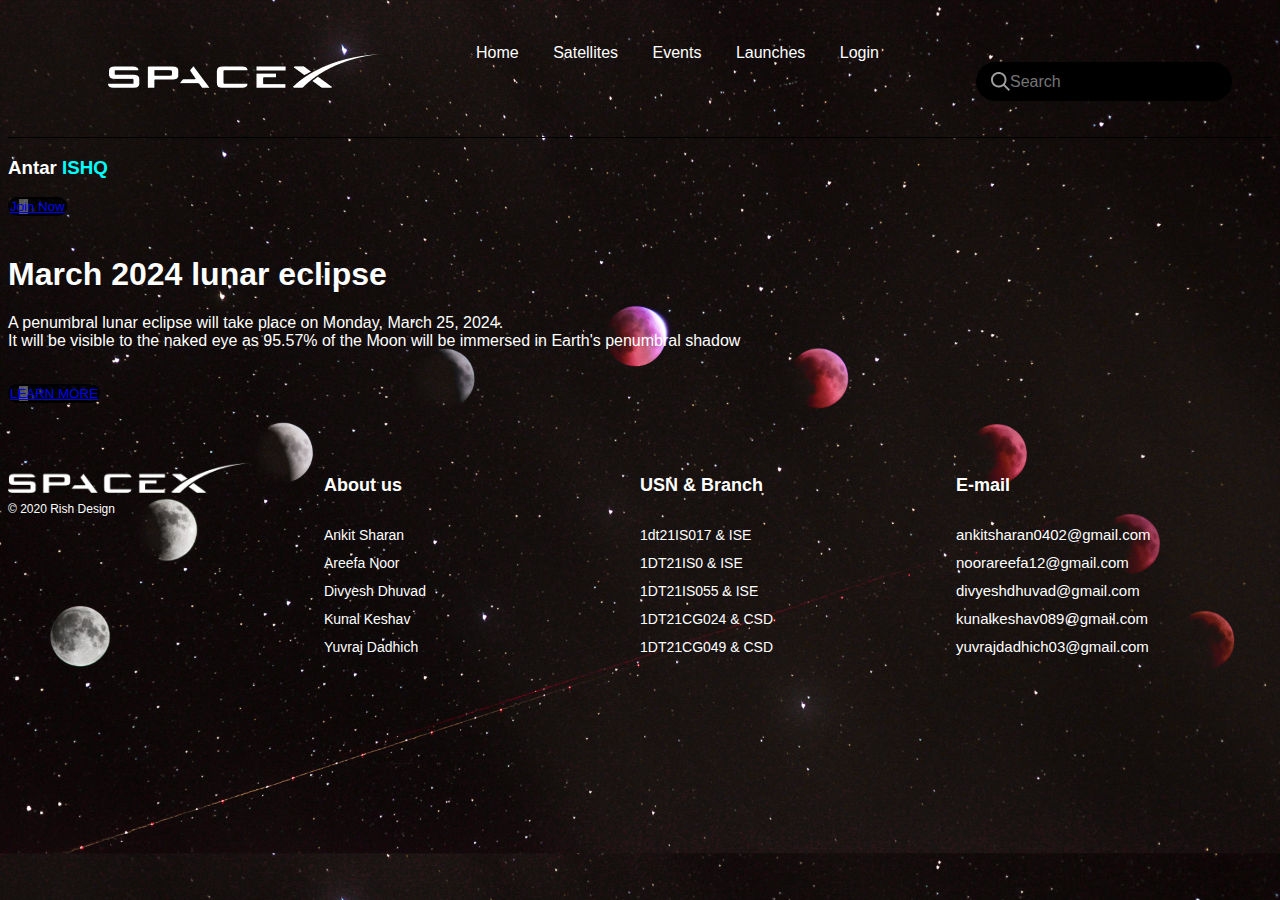
<file: event.html>
<!DOCTYPE html>
<html lang="en">

<head>
    <meta charset="UTF-8">
    <meta name="viewport" content="width=device-width, initial-scale=1.0">
    <title>Events.space vortex</title>
    <link rel="stylesheet" href="estyle.css">
</head>

<body>
    <header>
        <nav>
            <div class="brand">
                <a href="#">
                    <img src="logo.png" alt="">
                </a>
            </div>
            <div class="nav-right">
                <ul>
                    <div class="nav-links">
                        <a href="index.html" class="active">Home</a>
                        <a href="satellite.html">Satellites</a>
                        <a href="#">Events</a>
                        <a href="launches.html">Launches</a>
                        <a href="login.html">Login</a>
                    </div>
                    <div class="search">
                        <div>
                            <img src="search.png" alt="">
                            <input type="text" placeholder="Search">
                        </div>
                    </div>
                </ul>
            </div>
        </nav>
    </header>
    <section class="strip">
        <h3>Antar <span id="grey"> ISHQ</span></h3>
        <button class="button"><a href="login.html">Join Now</button></a>
        <br>
        <br>

    </section>

    <section class="rocket container">
        <div class="left-block">
            <div class="block">
                <h1 class="with-underline">March 2024 lunar eclipse</h1>
                <p>A penumbral lunar eclipse will take place on Monday, March 25, 2024. <br> It will be visible to the
                    naked eye as 95.57% of the Moon will be immersed in Earth's penumbral shadow</p> <br>
                <button class="button"><a href="https://en.wikipedia.org/wiki/March_2024_lunar_eclipse"> LEARN
                        MORE</button></a>
            </div>
        </div>
    </section>
    <footer>
        <div class="container">
            <div class="copyright">
                <div>
                    <a href="#"><img class="footer-logo" src="logo.png" alt=""></a>
                </div>
                <span>&copy; 2020 Rish Design</span>
            </div>
            <div>
                <h1>About us</h1>
                <ul>

                    <li><a href="#">Ankit Sharan</a></li>
                    <li><a href="#">Areefa Noor</a></li>
                    <li><a href="#">Divyesh Dhuvad</a></li>
                    <li><a href="#">Kunal Keshav</a></li>
                    <li><a href="#">Yuvraj Dadhich</a></li>

                </ul>
            </div>
            <div>
                <h1>USN & Branch</h1>
                <ul>
                    <li><a href="#">1dt21IS017 & ISE </a></li>
                    <li><a href="#">1DT21IS0 & ISE</a></li>
                    <li><a href="#">1DT21IS055 & ISE</a></li>
                    <li><a href="#">1DT21CG024 & CSD</a></li>
                    <li><a href="#">1DT21CG049 & CSD</a></li>
                </ul>
            </div>
            <div class="socials">
                <div class="footer-socials">
                    <h1>E-mail </h1>
                    <ul>

                        <li><a href="#">ankitsharan0402@gmail.com</a></li>
                        <li><a href="#">noorareefa12@gmail.com</a></li>
                        <li><a href="#">divyeshdhuvad@gmail.com</a></li>
                        <li><a href="#">kunalkeshav089@gmail.com</a></li>
                        <li><a href="#">yuvrajdadhich03@gmail.com</a></li>
    
                    </ul>
                </div>
            </div>
        </div>
    </footer>


</body>

</html>
</file>
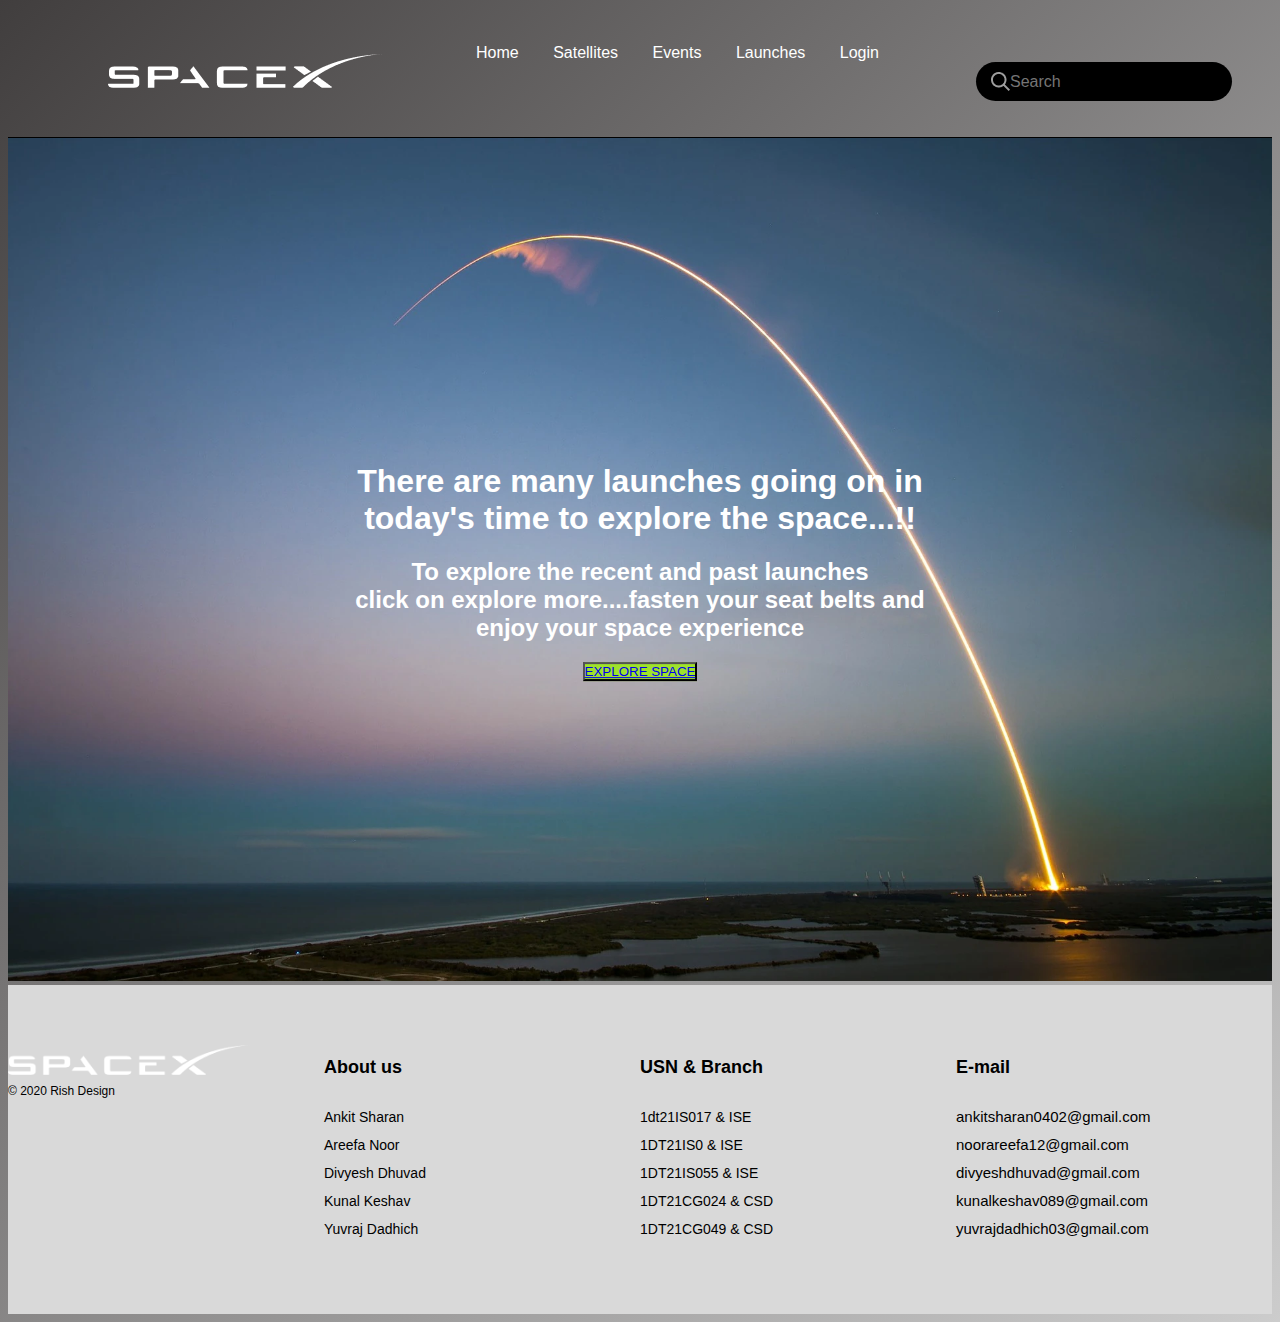
<file: launches.html>
<!DOCTYPE html>
<html lang="en">

<head>
    <meta charset="UTF-8">
    <meta name="viewport" content="width=device-width, initial-scale=1.0">
    <title>Launches.spacevortex</title>
    <link rel="stylesheet" href="lastyle.css">
</head>

<body>
    <header>
        <nav>
            <div class="brand">
                <a href=".//index.html">
                    <img src="logo.png" alt="">
                </a>
            </div>
            <div class="nav-right">
                <ul>
                    <div class="nav-links">
                        <a href="index.html" class="active">Home</a>
                        <a href="satellite.html">Satellites</a>
                        <a href="event.html">Events</a>
                        <a href="launches.html">Launches</a>
                        <a href="login.html">Login</a>
                    </div>
                    <div class="search">
                        <div>
                            <img src="search.png" alt="">
                            <input type="text" placeholder="Search">
                        </div>
                    </div>
                </ul>
            </div>
        </nav>
    </header>
    <div class="launches">
        <img src="rocket-launch.png" alt="launches" class="launches" width="100%">
        <div class="center">
            <h1>There are many launches going on in today's time to explore the space...!!</h1>
            <h2>To explore the recent and past launches <br>
                click on explore more....fasten your seat belts and<br>enjoy your space experience</h2>
                <button class="btn"><a href="https://nextspaceflight.com/launches/">EXPLORE SPACE</button></a>
        </div>
    </div>
    <footer>
        <div class="container">
            <div class="copyright">
                <div>
                    <a href="#"><img class="footer-logo" src="logo.png" alt=""></a>
                </div>
                <span>&copy; 2020 Rish Design</span>
            </div>
            <div>
                <h1>About us</h1>
                <ul>

                    <li><a href="#">Ankit Sharan</a></li>
                    <li><a href="#">Areefa Noor</a></li>
                    <li><a href="#">Divyesh Dhuvad</a></li>
                    <li><a href="#">Kunal Keshav</a></li>
                    <li><a href="#">Yuvraj Dadhich</a></li>

                </ul>
            </div>
            <div>
                <h1>USN & Branch</h1>
                <ul>
                    <li><a href="#">1dt21IS017 & ISE </a></li>
                    <li><a href="#">1DT21IS0 & ISE</a></li>
                    <li><a href="#">1DT21IS055 & ISE</a></li>
                    <li><a href="#">1DT21CG024 & CSD</a></li>
                    <li><a href="#">1DT21CG049 & CSD</a></li>
                </ul>
            </div>
            <div class="socials">
                <div class="footer-socials">
                    <h1>E-mail </h1>
                    <ul>

                        <li><a href="#">ankitsharan0402@gmail.com</a></li>
                        <li><a href="#">noorareefa12@gmail.com</a></li>
                        <li><a href="#">divyeshdhuvad@gmail.com</a></li>
                        <li><a href="#">kunalkeshav089@gmail.com</a></li>
                        <li><a href="#">yuvrajdadhich03@gmail.com</a></li>
    
                    </ul>
                </div>
            </div>
            </div>
        </div>
    </footer>
</body>

</html>
</file>
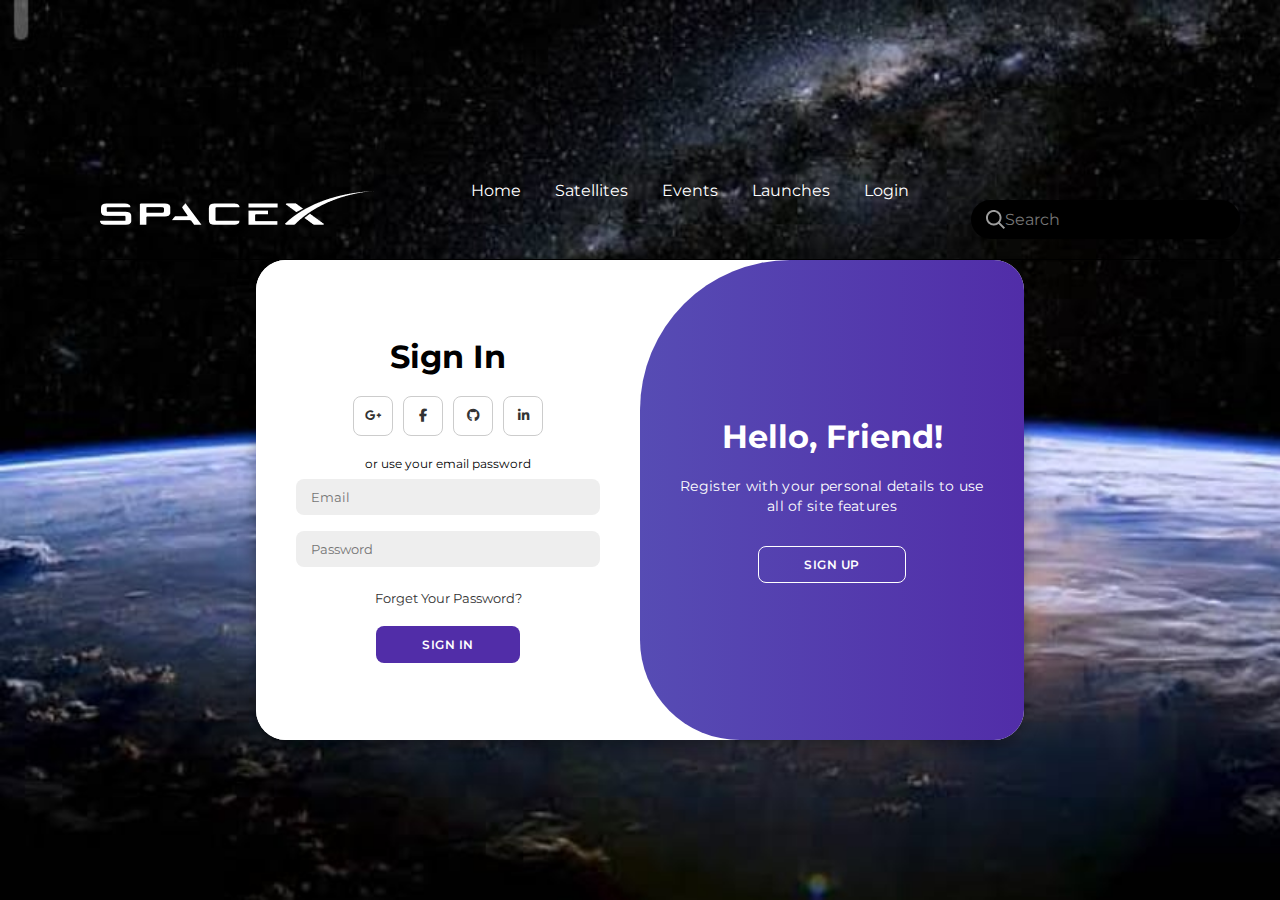
<file: login.html>
<!DOCTYPE html>
<html lang="en">

<head>
    <meta charset="UTF-8">
    <meta name="viewport" content="width=device-width, initial-scale=1.0">
    <link rel="stylesheet" href="https://cdnjs.cloudflare.com/ajax/libs/font-awesome/6.4.2/css/all.min.css">
    <link rel="stylesheet" href="lstyle.css">
    <title>Modern Login Page | AsmrProg</title>
</head>

<body>
    <header>
        <nav>
            <div class="brand">
                <a href=".//index.html">
                    <img src="logo.png" alt="">
                </a>
            </div>
            <div class="nav-right">
                <ul>
                    <div class="nav-links">
                        <a href="index.html" class="active">Home</a>
                        <a href="satellite.html">Satellites</a>
                        <a href="event.html">Events</a>
                        <a href="launches.html">Launches</a>
                        <a href="#">Login</a>
                    </div>
                    <div class="search">
                        <div>
                            <img src="search.png" alt="">
                            <input type="text" placeholder="Search">
                        </div>
                    </div>
                </ul>
            </div>
        </nav>
    </header>
    <div class="container" id="container">
        <div class="form-container sign-up">
            <form>
                <h1>Create Account</h1>
                <div class="social-icons">
                    <a href="#" class="icon"><i class="fa-brands fa-google-plus-g"></i></a>
                    <a href="#" class="icon"><i class="fa-brands fa-facebook-f"></i></a>
                    <a href="#" class="icon"><i class="fa-brands fa-github"></i></a>
                    <a href="#" class="icon"><i class="fa-brands fa-linkedin-in"></i></a>
                </div>
                <span>or use your email for registeration</span>
                <input type="text" placeholder="Name">
                <input type="email" placeholder="Email">
                <input type="password" placeholder="Password">
                <button>Sign Up</button>
            </form>
        </div>
        <div class="form-container sign-in">
            <form>
                <h1>Sign In</h1>
                <div class="social-icons">
                    <a href="#" class="icon"><i class="fa-brands fa-google-plus-g"></i></a>
                    <a href="#" class="icon"><i class="fa-brands fa-facebook-f"></i></a>
                    <a href="#" class="icon"><i class="fa-brands fa-github"></i></a>
                    <a href="#" class="icon"><i class="fa-brands fa-linkedin-in"></i></a>
                </div>
                <span>or use your email password</span>
                <input type="email" placeholder="Email">
                <input type="password" placeholder="Password">
                <a href="#">Forget Your Password?</a>
                <button>Sign In</button>
            </form>
        </div>
        <div class="toggle-container">
            <div class="toggle">
                <div class="toggle-panel toggle-left">
                    <h1>Welcome Back!</h1>
                    <p>Enter your personal details to use all of site features</p>
                    <button class="hidden" id="login">Sign In</button>
                </div>
                <div class="toggle-panel toggle-right">
                    <h1>Hello, Friend!</h1>
                    <p>Register with your personal details to use all of site features</p>
                    <button class="hidden" id="register">Sign Up</button>
                </div>
            </div>
        </div>
    </div>

    <script src="script.js"></script>
</body>

</html>
</file>
<file: estyle.css>
* {
    padding: 0;
    margin: 10;
    box-sizing: border-box;
    -webkit-font-smoothing: antialiased;
}

body {
    font-family: 'Montserrat', sans-serif;
    /* background: linear-gradient(135deg, rgb(65, 62, 62),rgba(0,0,0,0.2));
    color: black;
 */
    background-image: url('event.jpg');
    background-size: cover;
    color: white;
}

#grey {
    color: aqua;
}

.button {
    margin: auto;
    padding: 5x;
    border-radius: 50px;
    border: 2px solid black;
    background-image: url(sunrise2.jpg);
    color: white;
}

.button:hover {
    transition: all .45s ease-in;
    color: aqua;
    cursor: pointer;
}

header {
    min-height: 10vh;
    background-size: cover;
}

header nav {
    padding: 20px 40px 20px 100px;
    display: grid;
    grid-template-columns: 1fr 2fr;
    align-items: center;
    border-bottom: 1px solid black;
}

header nav .nav-right {
    display: flex;
    align-items: center;
    justify-content: space-between;
}

header nav .nav-right a {
    text-decoration: none;
    color: white;
    margin-right: 30px;
}

header nav .nav-right a:hover {
    transition: all .45s ease-in;
    color: turquoise;
    cursor: pointer;
}

header nav .nav-right .search>div {
    background: black;
    display: flex;
    align-items: center;
    padding: 10px 15px;
    border-radius: 50px;
    margin-left: 500px;
}

header nav .nav-right .search>div input {
    background: transparent;
    border: none;
    outline: none;
    font-size: 16px;
    color: white;
}

footer {
    background: var(--dark);
    padding: 60px 0;
    
}

footer>div {
    display: grid;
    grid-template-columns: repeat(4, 1fr);
}

footer .copyright span {
    font-size: 12px;
    display: inline-block;
    margin-top: 5px;
}

footer .copyright img {
    height: 30px;
}

footer h1 {
    font-size: 18px;
    position: relative;
    margin-bottom: 30px;
}

footer h1:after {
    content: '';
    position: absolute;
    left: 0;
    bottom: -8px;
    display: block;
    width: 60px;
    height: 2px;
    background: var(--pure);
}

footer ul {
    list-style-type: none;
}

footer ul li:nth-child(even) {
    margin: 10px 0;
}

footer ul li a {
    color: var(--mild);
    text-decoration: none;
    font-size: 14px;
    transition: all .3s ease-in-out;
}

footer ul li a:hover {
    color: var(--pure);
}

footer .footer-socials a {
    margin-right: 20px;
    font-size: 15px;
    color: var(--mild);
}

footer .footer-socials a:hover {
    color: var(--pure);
}
</file>
<file: lastyle.css>
* {
    padding: 0;
    margin: 10;
    box-sizing: border-box;
    -webkit-font-smoothing: antialiased;
}

body {
    font-family: 'Montserrat', sans-serif;
    background: linear-gradient(135deg, rgb(65, 62, 62), rgba(0, 0, 0, 0.2));
    color: black;
}

header {
    min-height: 10vh;
    background-size: cover;
}

header nav {
    padding: 20px 40px 20px 100px;
    display: grid;
    grid-template-columns: 1fr 2fr;
    align-items: center;
    border-bottom: 1px solid black;
}

header nav .nav-right {
    display: flex;
    align-items: center;
    justify-content: space-between;
}

header nav .nav-right a {
    text-decoration: none;
    color: white;
    margin-right: 30px;
}

header nav .nav-right a:hover {
    transition: all .45s ease-in;
    color: turquoise;
    cursor: pointer;
}

header nav .nav-right .search>div {
    background: black;
    display: flex;
    align-items: center;
    padding: 10px 15px;
    border-radius: 50px;
    margin-left: 500px;
}

header nav .nav-right .search>div input {
    background: transparent;
    border: none;
    outline: none;
    font-size: 16px;
    color: white;
}

#rocket{
    width: 100%;
}

.center {
        position: absolute;
        top: 50%;
        left: 50%;
        transform: translate(-50%, -50%);
}
.launches {
    position: relative;
    text-align: center;
    color: white;
}

.btn{
    background-color: rgb(159, 226, 43);
}

footer {
    background: var(--dark);
    padding: 60px 0;
    background-color: #d9d9d9;
}

footer>div {
    display: grid;
    grid-template-columns: repeat(4, 1fr);
}

footer .copyright span {
    font-size: 12px;
    display: inline-block;
    margin-top: 5px;
}

footer .copyright img {
    height: 30px;
}

footer h1 {
    font-size: 18px;
    position: relative;
    margin-bottom: 30px;
}

footer h1:after {
    content: '';
    position: absolute;
    left: 0;
    bottom: -8px;
    display: block;
    width: 60px;
    height: 2px;
    background: var(--pure);
}

footer ul {
    list-style-type: none;
}

footer ul li:nth-child(even) {
    margin: 10px 0;
}

footer ul li a {
    color: var(--mild);
    text-decoration: none;
    font-size: 14px;
    transition: all .3s ease-in-out;
}

footer ul li a:hover {
    color: var(--pure);
}

footer .footer-socials a {
    margin-right: 20px;
    font-size: 15px;
    color: var(--mild);
}

footer .footer-socials a:hover {
    color: var(--pure);
}
</file>
<file: lstyle.css>
@import url('https://fonts.googleapis.com/css2?family=Montserrat:wght@300;400;500;600;700&display=swap');

header {
    min-height: 10vh;
    background-size: cover;
}

header nav {
    padding: 20px 40px 20px 100px;
    display: grid;
    grid-template-columns: 1fr 2fr;
    align-items: center;
    border-bottom: 1px solid black;
}

header nav .nav-right {
    display: flex;
    align-items: center;
    justify-content: space-between;
}

header nav .nav-right a {
    text-decoration: none;
    color: white;
    margin-right: 30px;
}

header nav .nav-right a:hover {
    transition: all .45s ease-in;
    color: turquoise;
    cursor: pointer;
}

header nav .nav-right .search>div {
    background: black;
    display: flex;
    align-items: center;
    padding: 10px 15px;
    border-radius: 50px;
    margin-left: 500px;
}

header nav .nav-right .search>div input {
    background: transparent;
    border: none;
    outline: none;
    font-size: 16px;
    color: white;
}

* {
    margin: 0;
    padding: 0;
    box-sizing: border-box;
    font-family: 'Montserrat', sans-serif;
}

body {
    background-color: #c9d6ff;
    background: linear-gradient(to right, #e2e2e2, #c9d6ff);
    background-image: url('sunrise2.jpg');
    display: flex;
    align-items: center;
    justify-content: center;
    flex-direction: column;
    height: 100vh;
    background-size: cover;
}

.container {
    background-color: #fff;
    border-radius: 30px;
    box-shadow: 0 5px 15px rgba(0, 0, 0, 0.35);
    position: relative;
    overflow: hidden;
    width: 768px;
    max-width: 100%;
    min-height: 480px;
}

.container p {
    font-size: 14px;
    line-height: 20px;
    letter-spacing: 0.3px;
    margin: 20px 0;
}

.container span {
    font-size: 12px;
}

.container a {
    color: #333;
    font-size: 13px;
    text-decoration: none;
    margin: 15px 0 10px;
}

.container button {
    background-color: #512da8;
    color: #fff;
    font-size: 12px;
    padding: 10px 45px;
    border: 1px solid transparent;
    border-radius: 8px;
    font-weight: 600;
    letter-spacing: 0.5px;
    text-transform: uppercase;
    margin-top: 10px;
    cursor: pointer;
}

.container button.hidden {
    background-color: transparent;
    border-color: #fff;
}

.container form {
    background-color: #fff;
    display: flex;
    align-items: center;
    justify-content: center;
    flex-direction: column;
    padding: 0 40px;
    height: 100%;
}

.container input {
    background-color: #eee;
    border: none;
    margin: 8px 0;
    padding: 10px 15px;
    font-size: 13px;
    border-radius: 8px;
    width: 100%;
    outline: none;
}

.form-container {
    position: absolute;
    top: 0;
    height: 100%;
    transition: all 0.6s ease-in-out;
}

.sign-in {
    left: 0;
    width: 50%;
    z-index: 2;
}

.container.active .sign-in {
    transform: translateX(100%);
}

.sign-up {
    left: 0;
    width: 50%;
    opacity: 0;
    z-index: 1;
}

.container.active .sign-up {
    transform: translateX(100%);
    opacity: 1;
    z-index: 5;
    animation: move 0.6s;
}

@keyframes move {

    0%,
    49.99% {
        opacity: 0;
        z-index: 1;
    }

    50%,
    100% {
        opacity: 1;
        z-index: 5;
    }
}

.social-icons {
    margin: 20px 0;
}

.social-icons a {
    border: 1px solid #ccc;
    border-radius: 20%;
    display: inline-flex;
    justify-content: center;
    align-items: center;
    margin: 0 3px;
    width: 40px;
    height: 40px;
}

.toggle-container {
    position: absolute;
    top: 0;
    left: 50%;
    width: 50%;
    height: 100%;
    overflow: hidden;
    transition: all 0.6s ease-in-out;
    border-radius: 150px 0 0 100px;
    z-index: 1000;
}

.container.active .toggle-container {
    transform: translateX(-100%);
    border-radius: 0 150px 100px 0;
}

.toggle {
    background-color: #512da8;
    height: 100%;
    background: linear-gradient(to right, #5c6bc0, #512da8);
    color: #fff;
    position: relative;
    left: -100%;
    height: 100%;
    width: 200%;
    transform: translateX(0);
    transition: all 0.6s ease-in-out;
}

.container.active .toggle {
    transform: translateX(50%);
}

.toggle-panel {
    position: absolute;
    width: 50%;
    height: 100%;
    display: flex;
    align-items: center;
    justify-content: center;
    flex-direction: column;
    padding: 0 30px;
    text-align: center;
    top: 0;
    transform: translateX(0);
    transition: all 0.6s ease-in-out;
}

.toggle-left {
    transform: translateX(-200%);
}

.container.active .toggle-left {
    transform: translateX(0);
}

.toggle-right {
    right: 0;
    transform: translateX(0);
}

.container.active .toggle-right {
    transform: translateX(200%);
}
</file>
